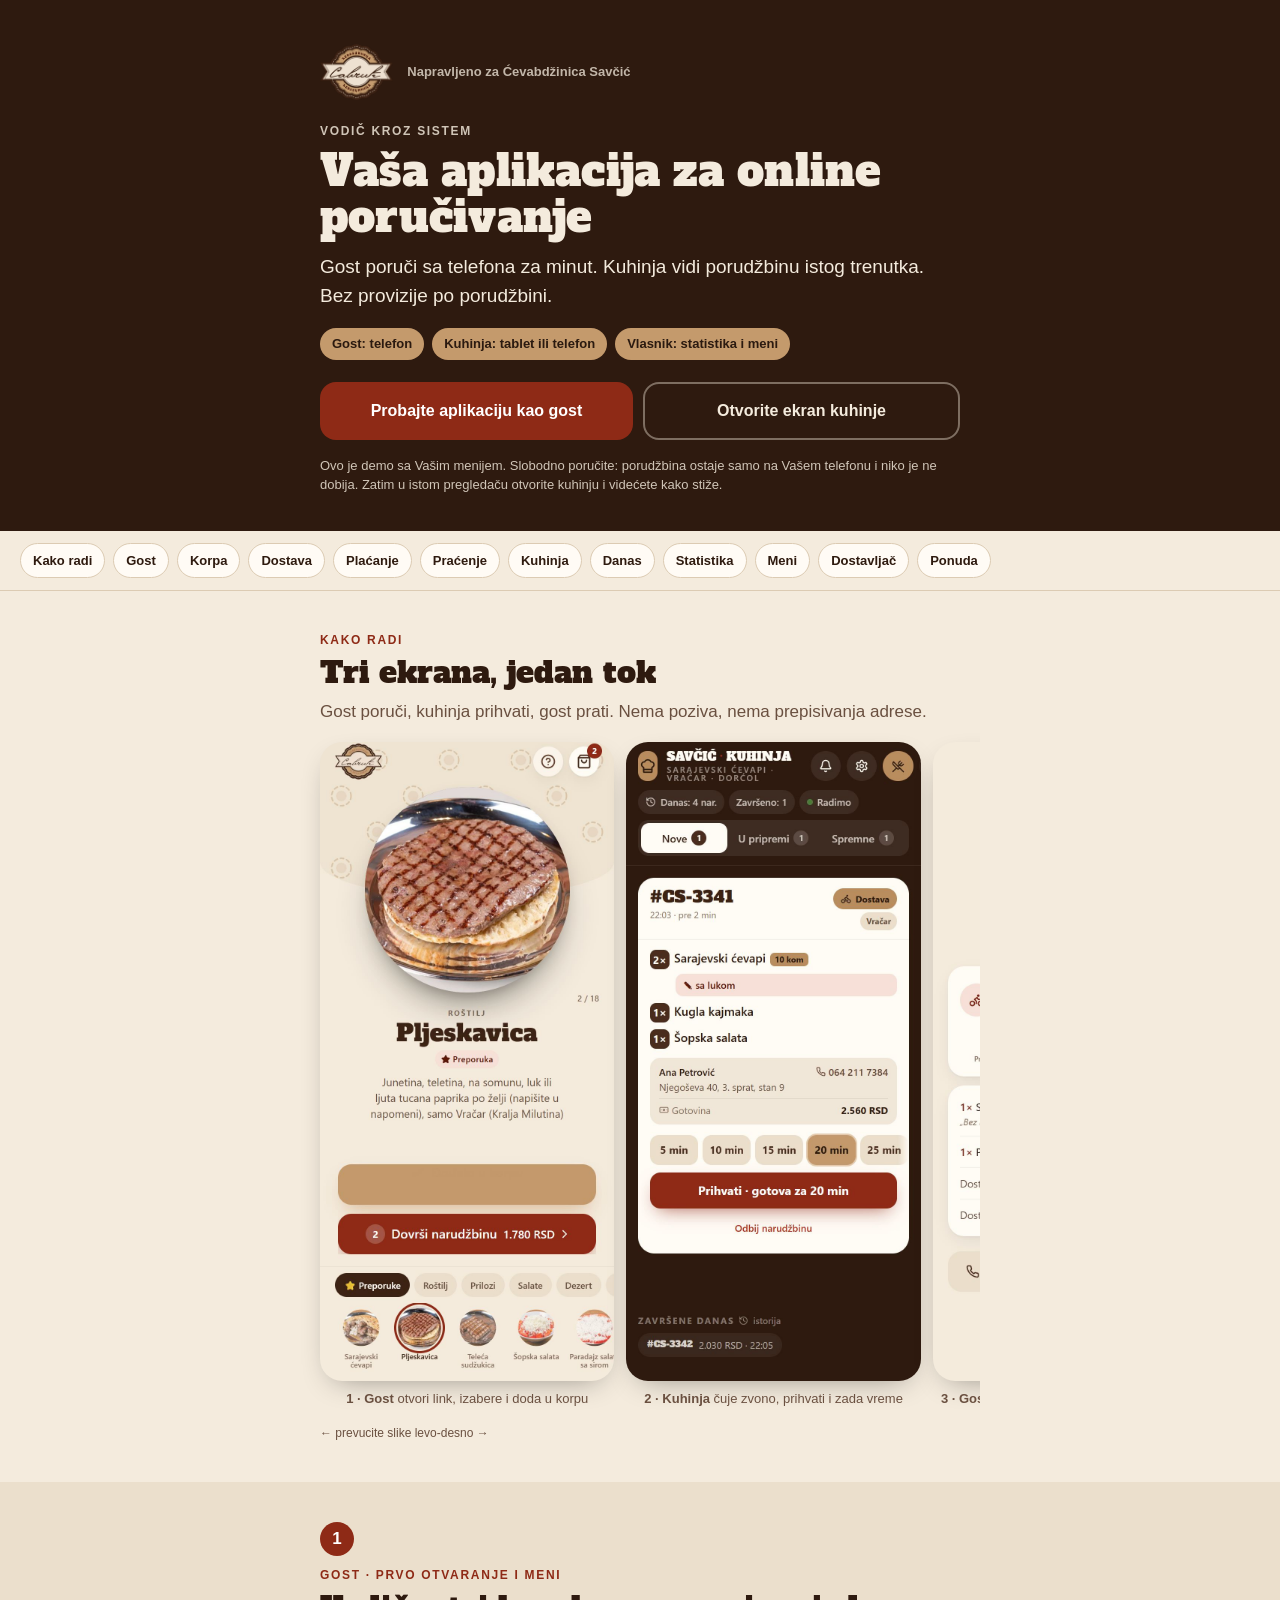
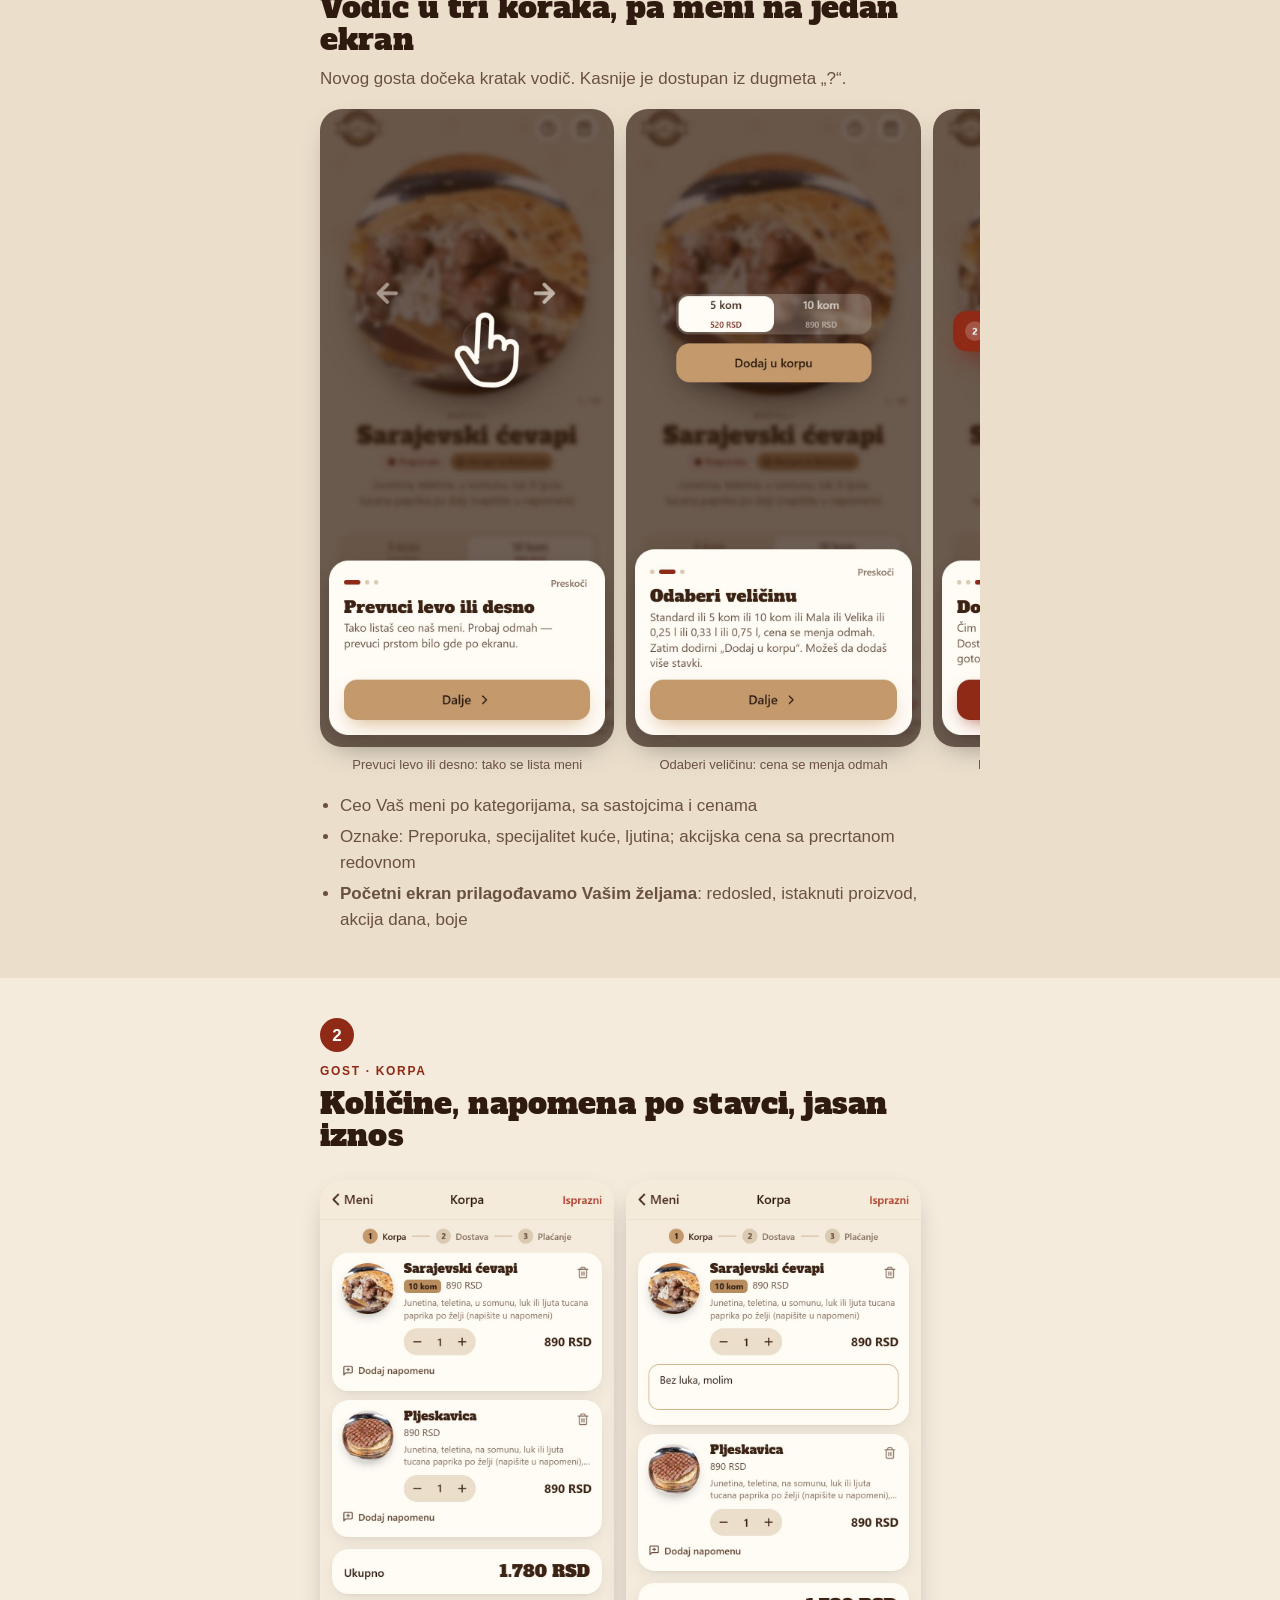
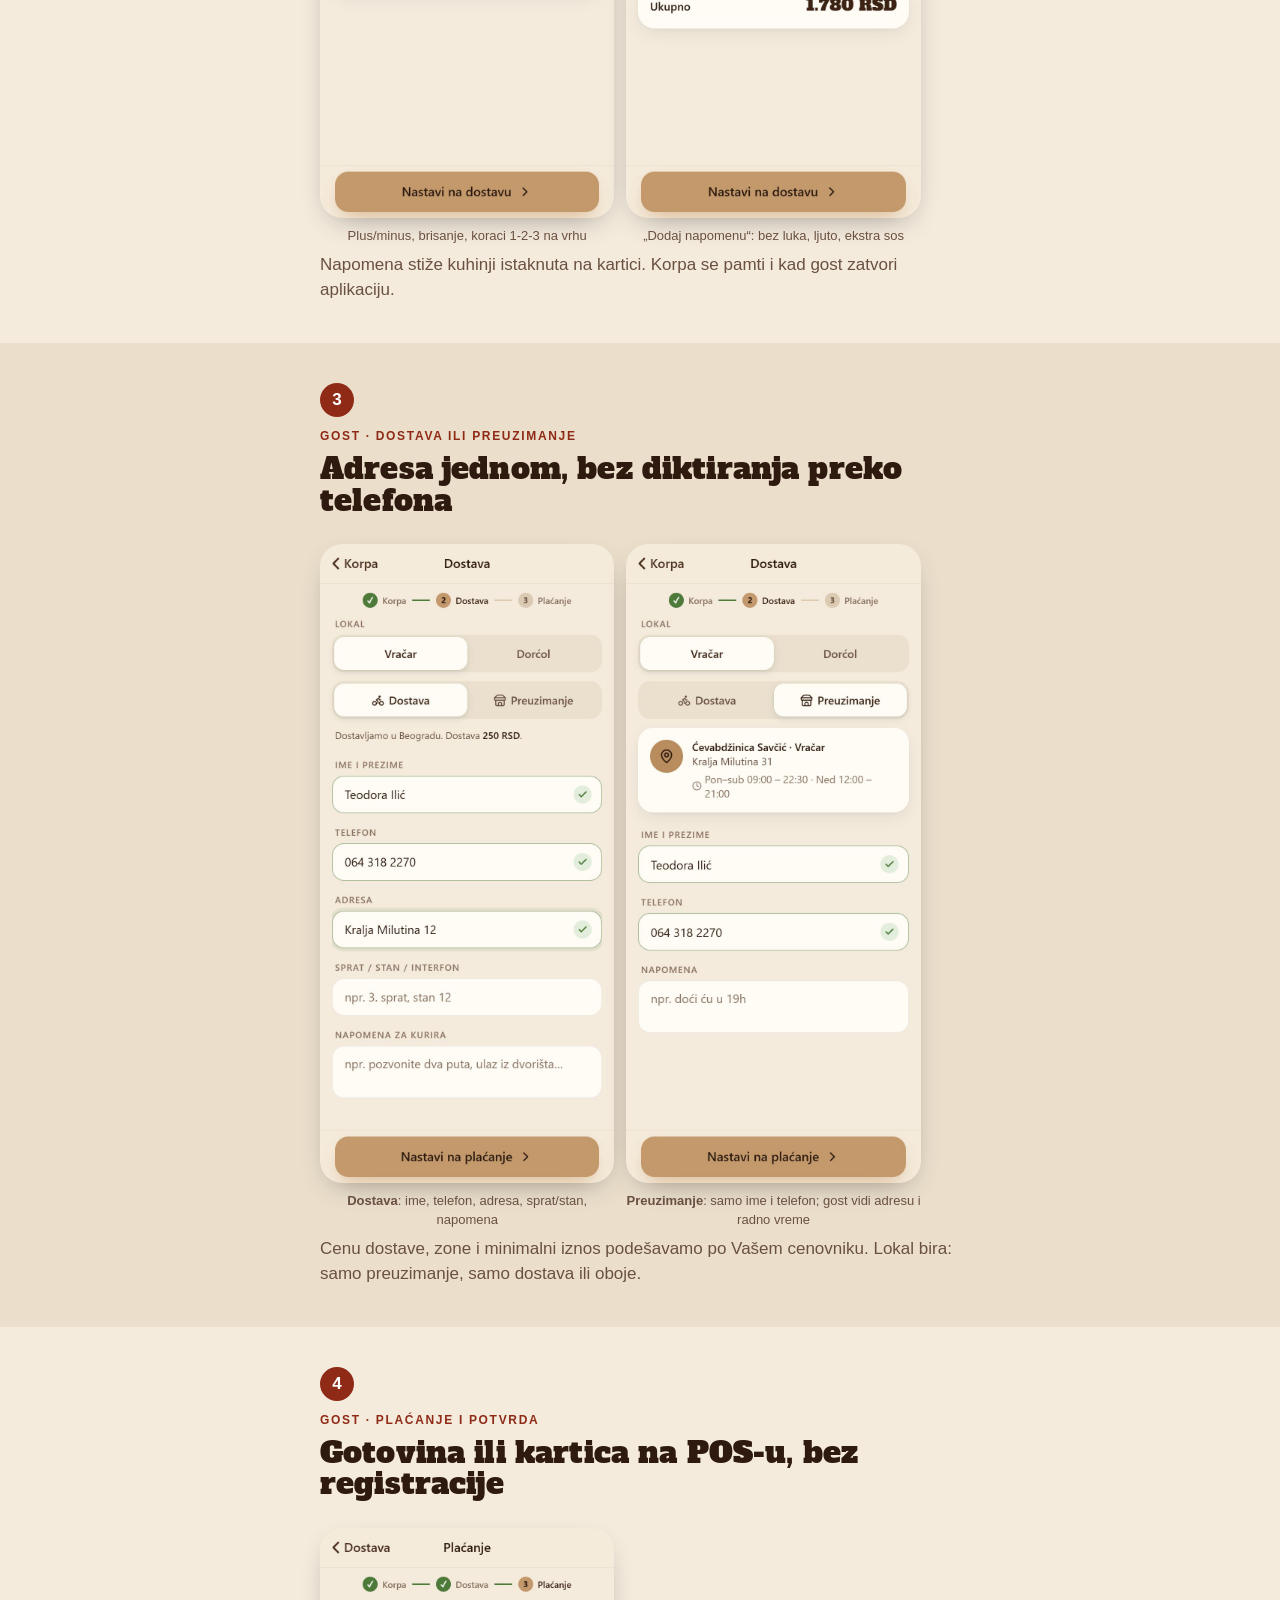
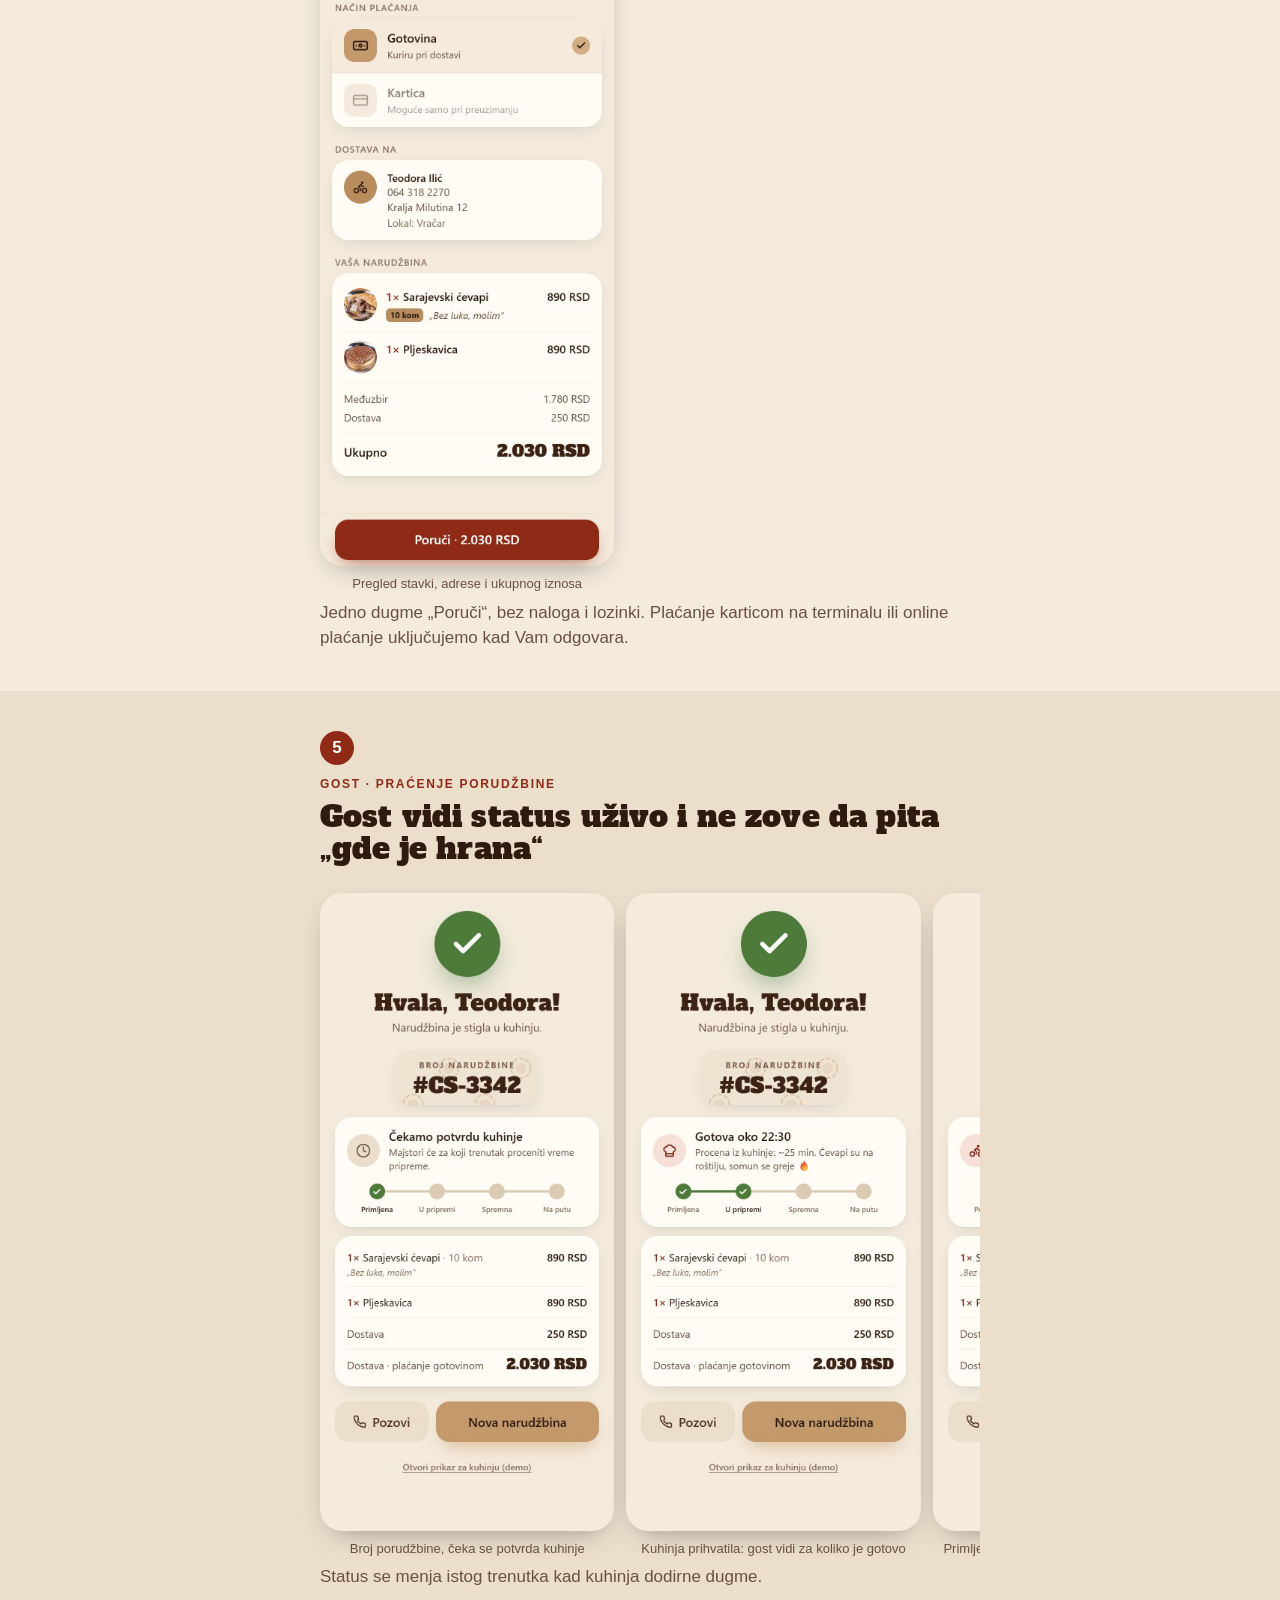
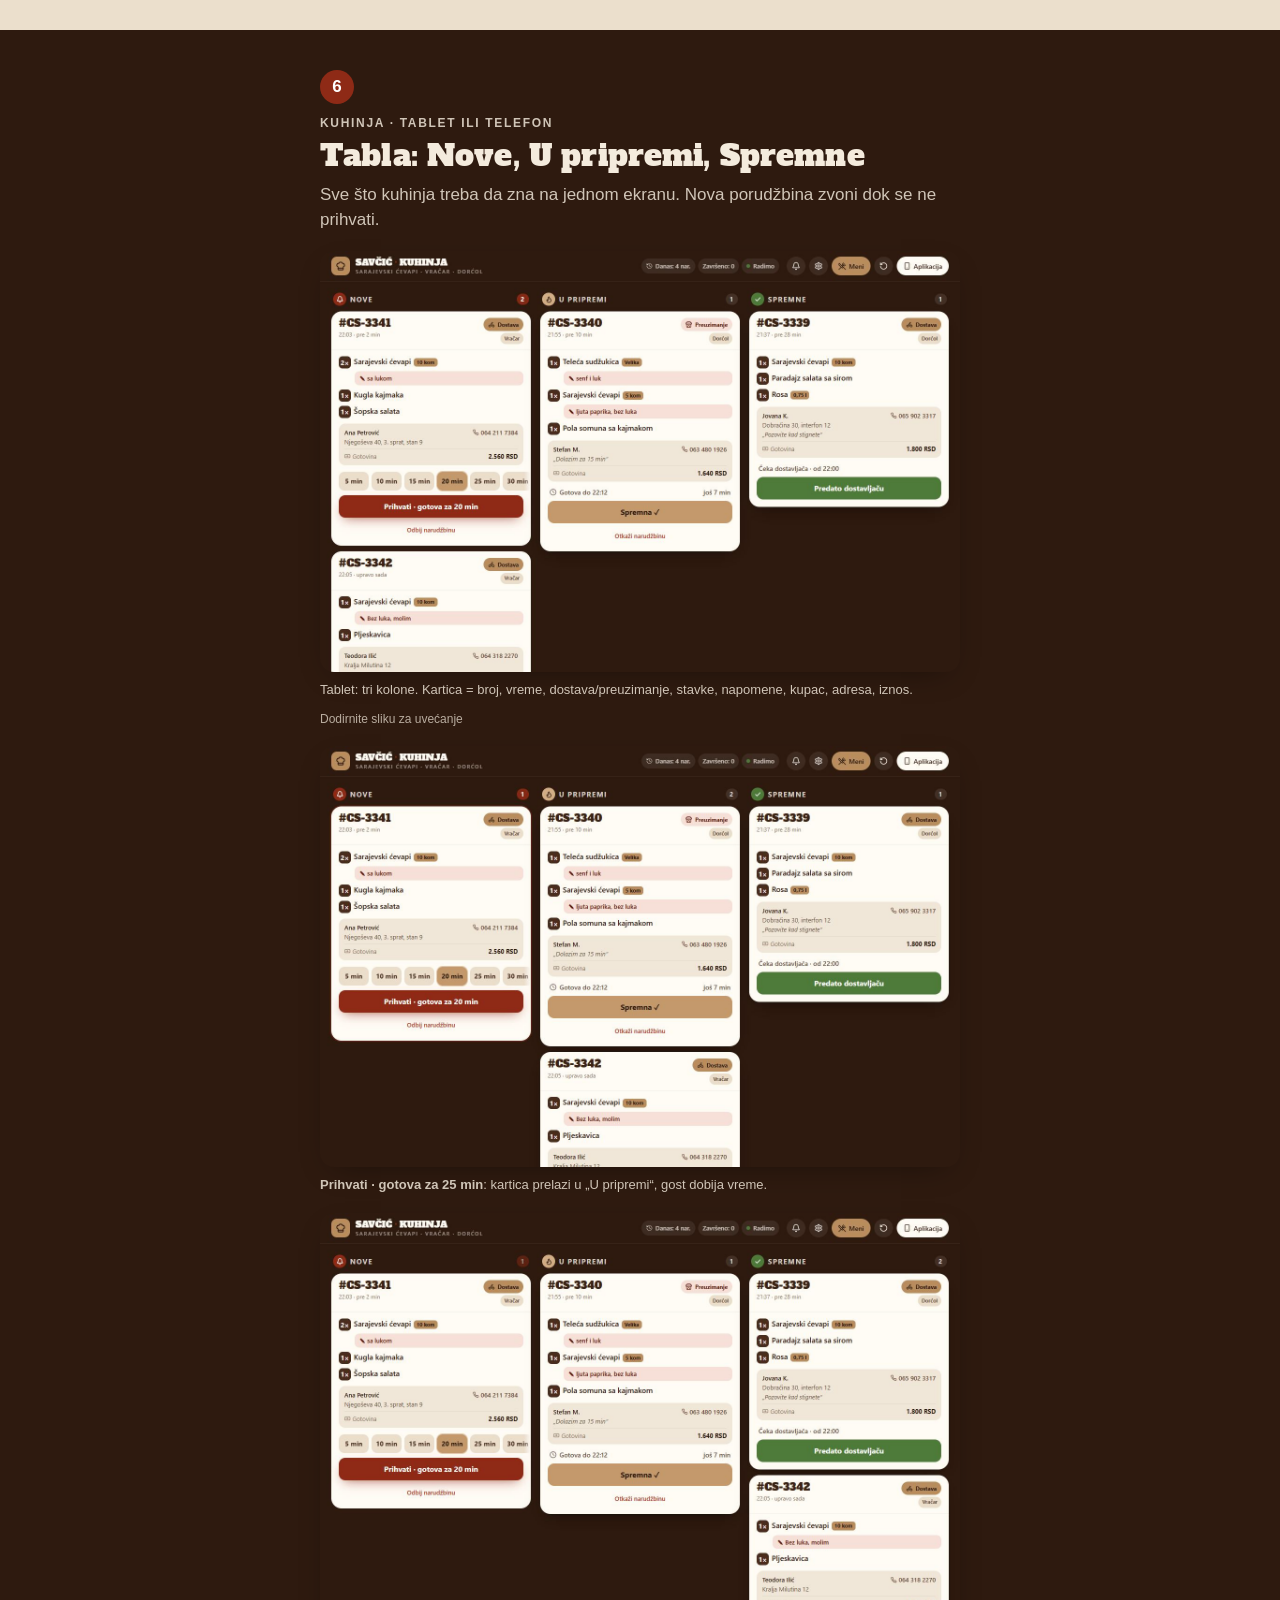
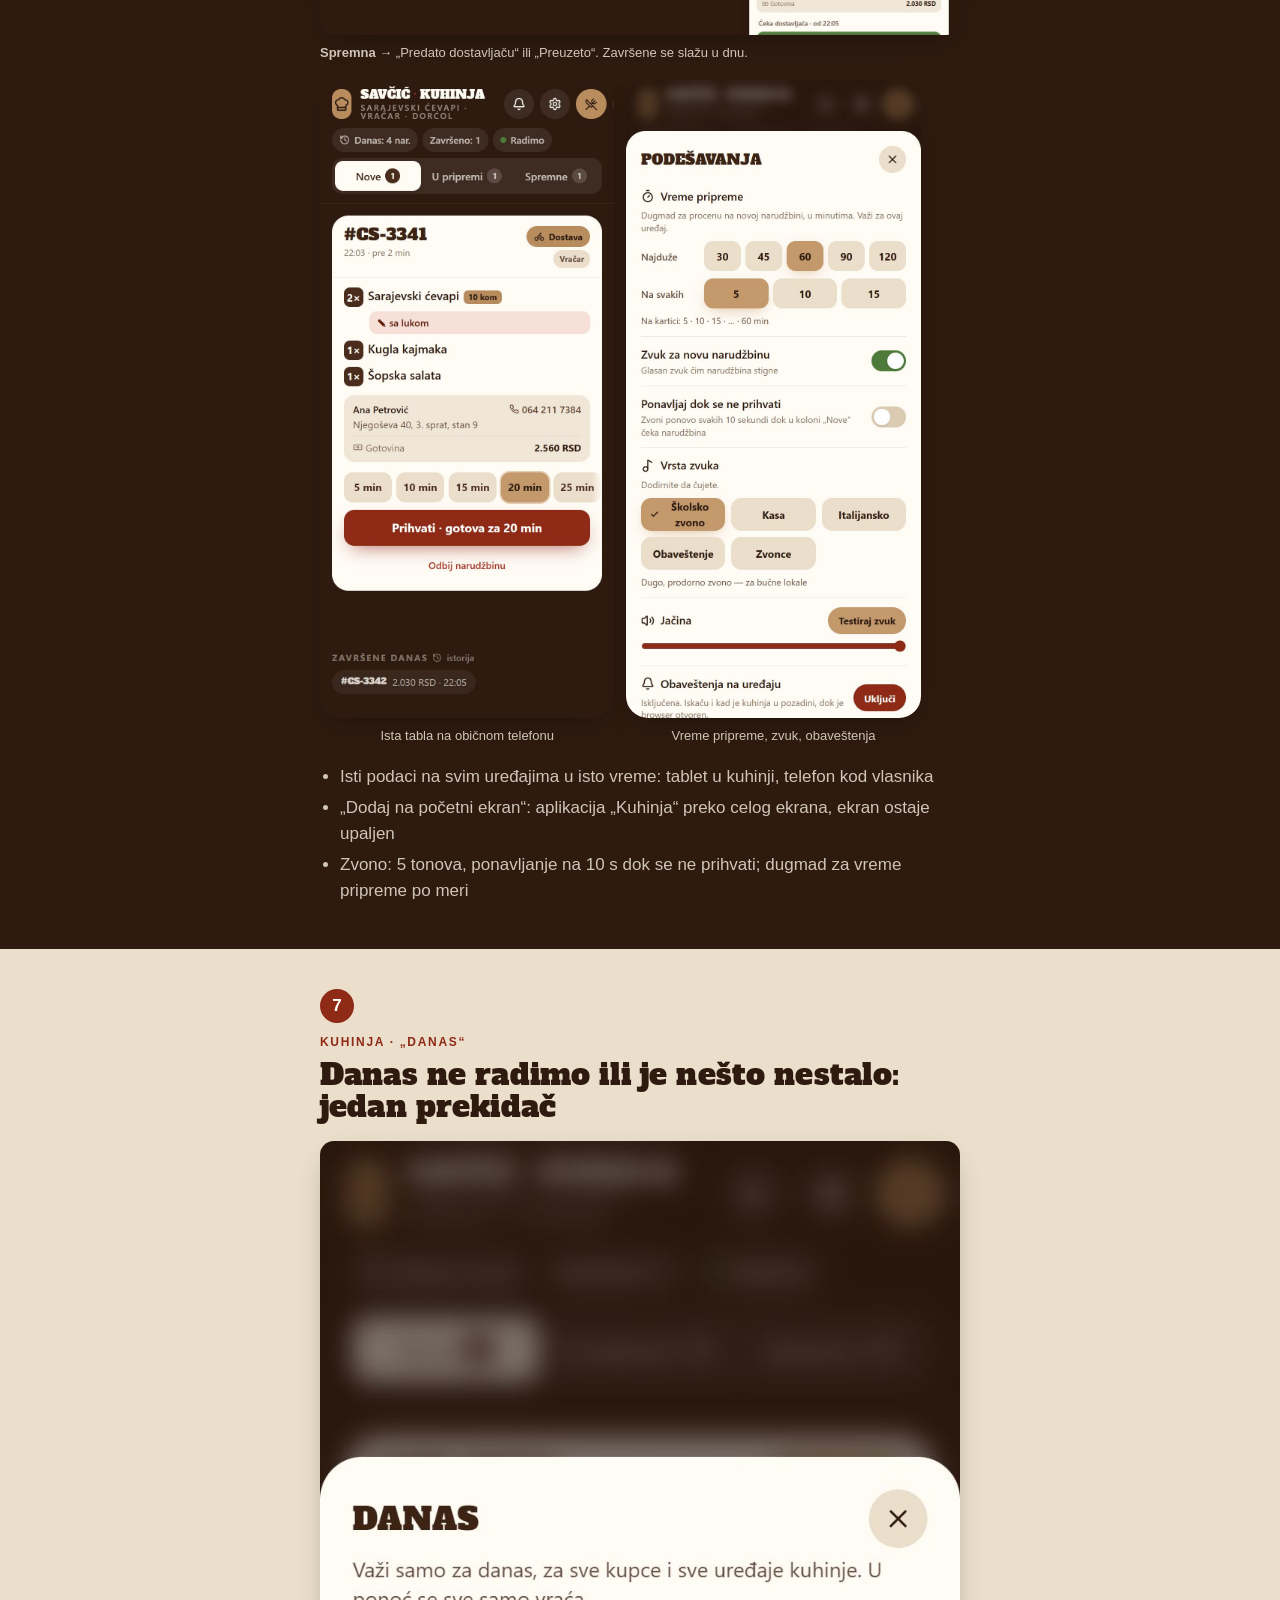
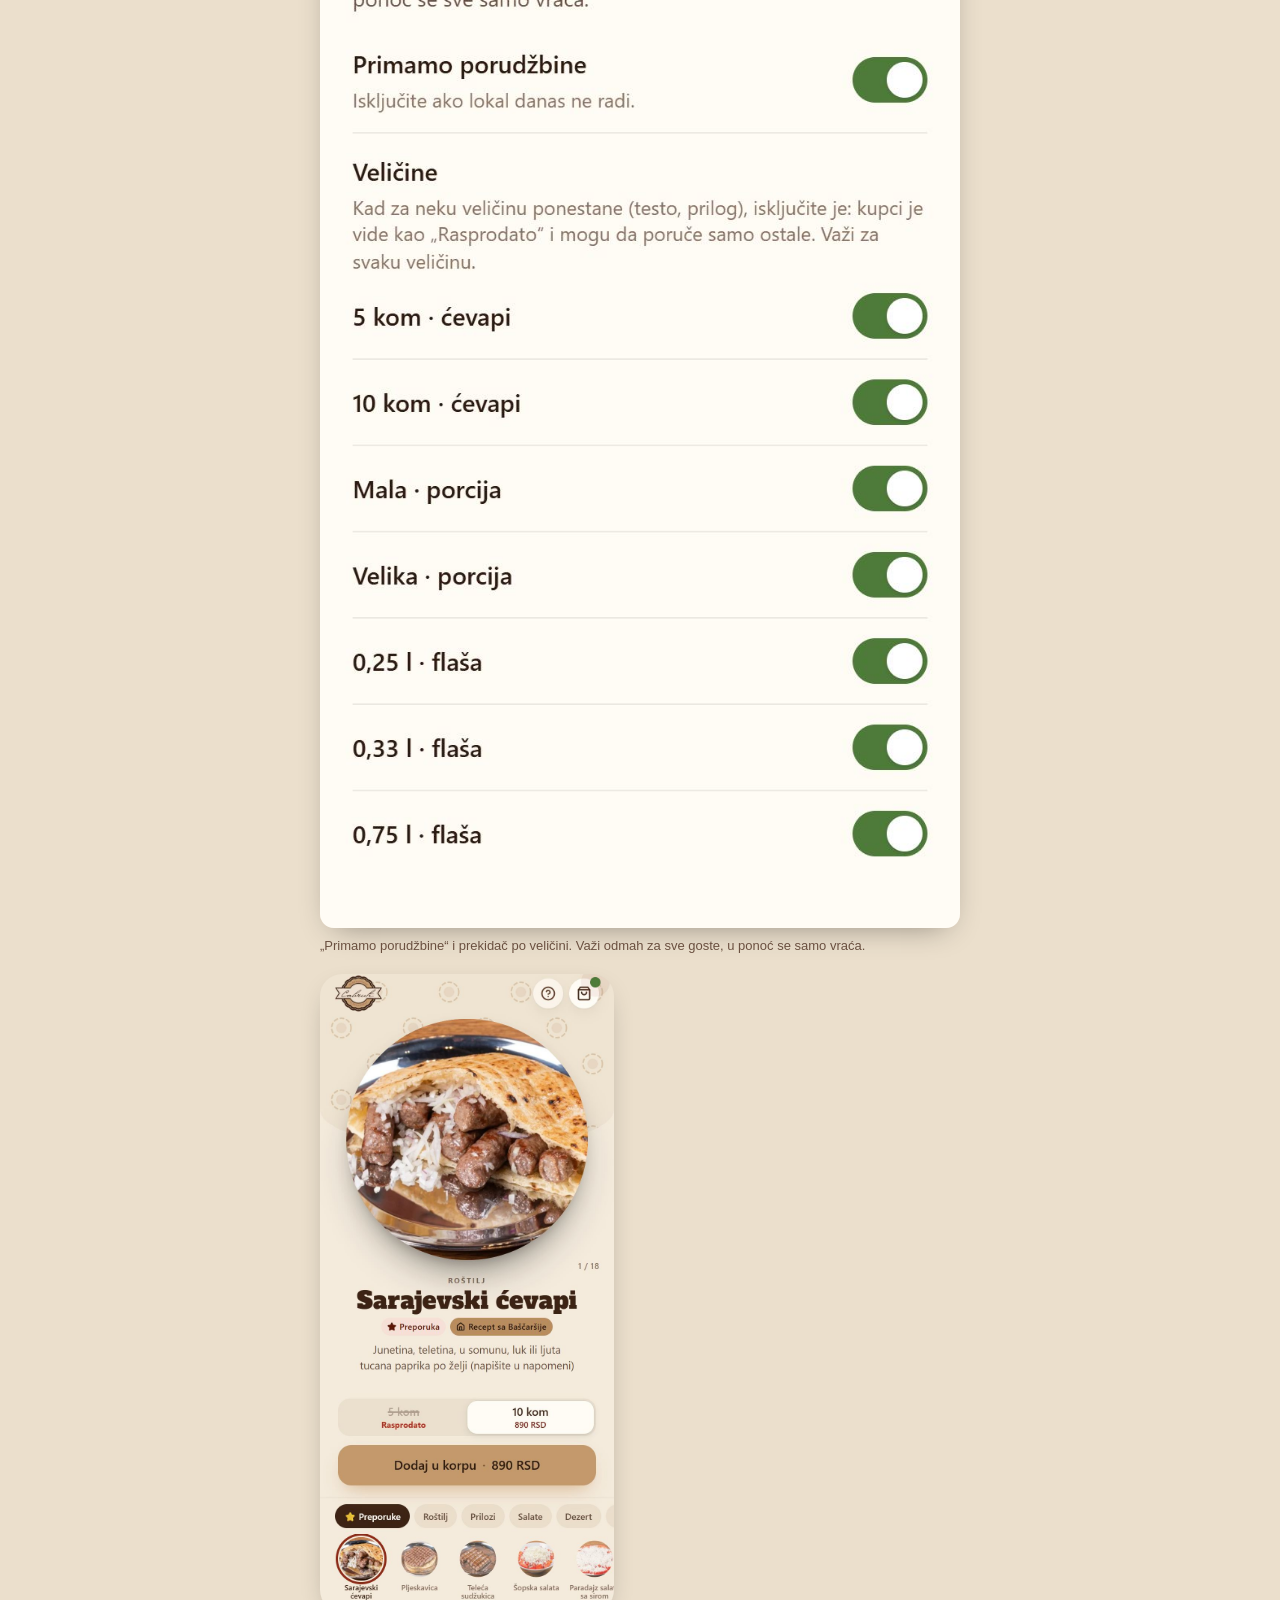
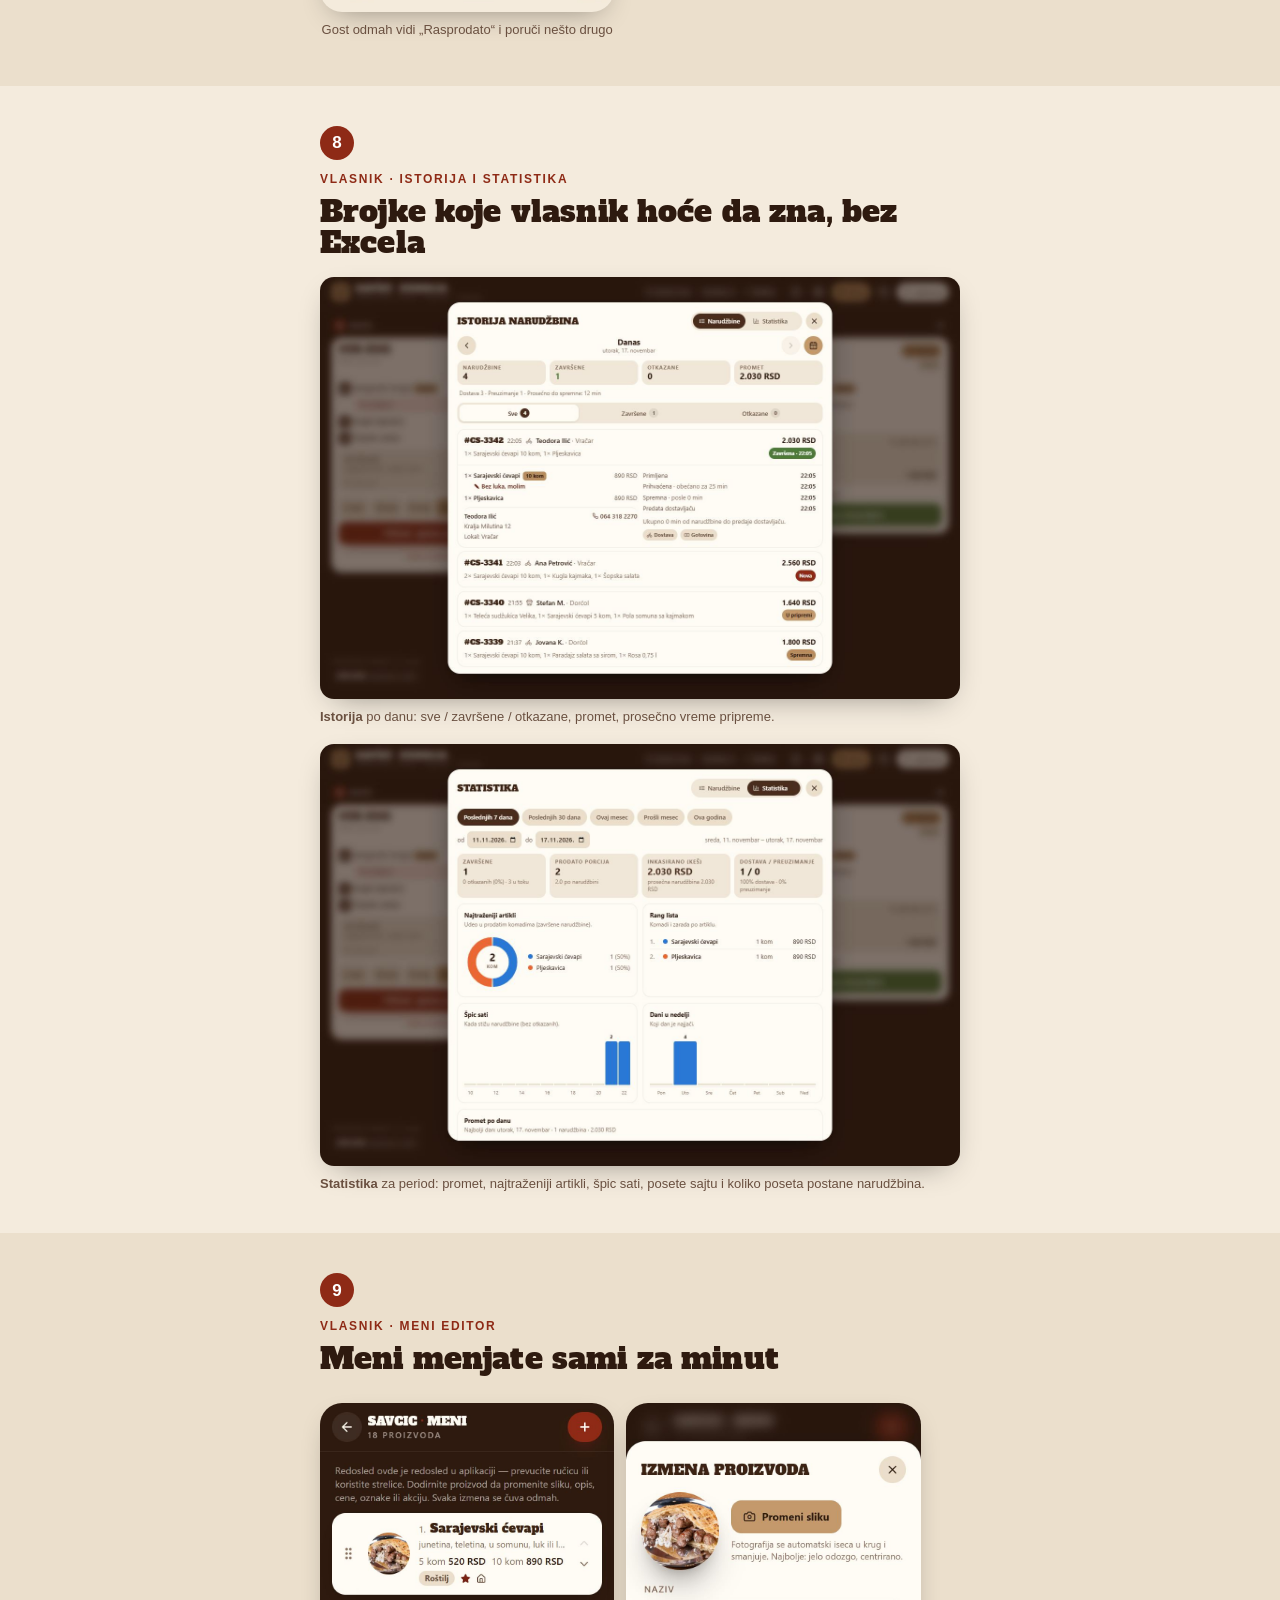
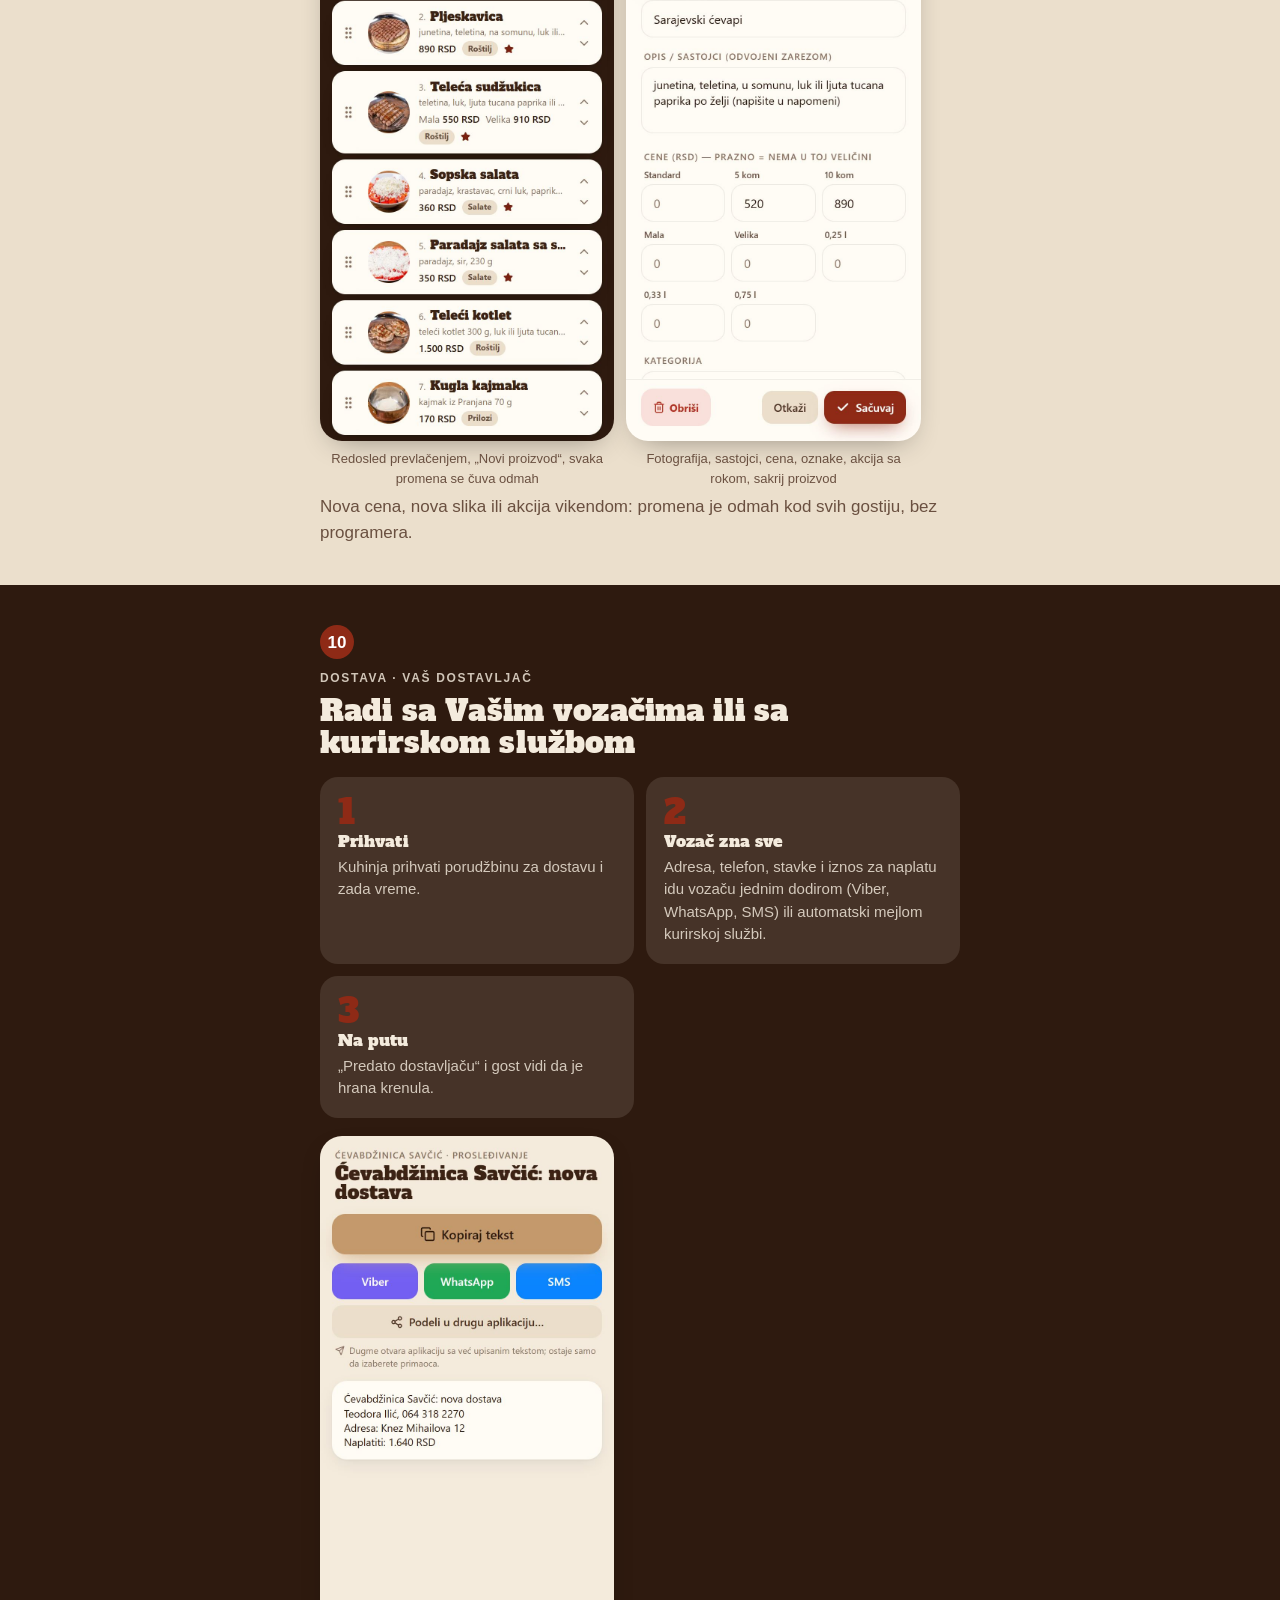
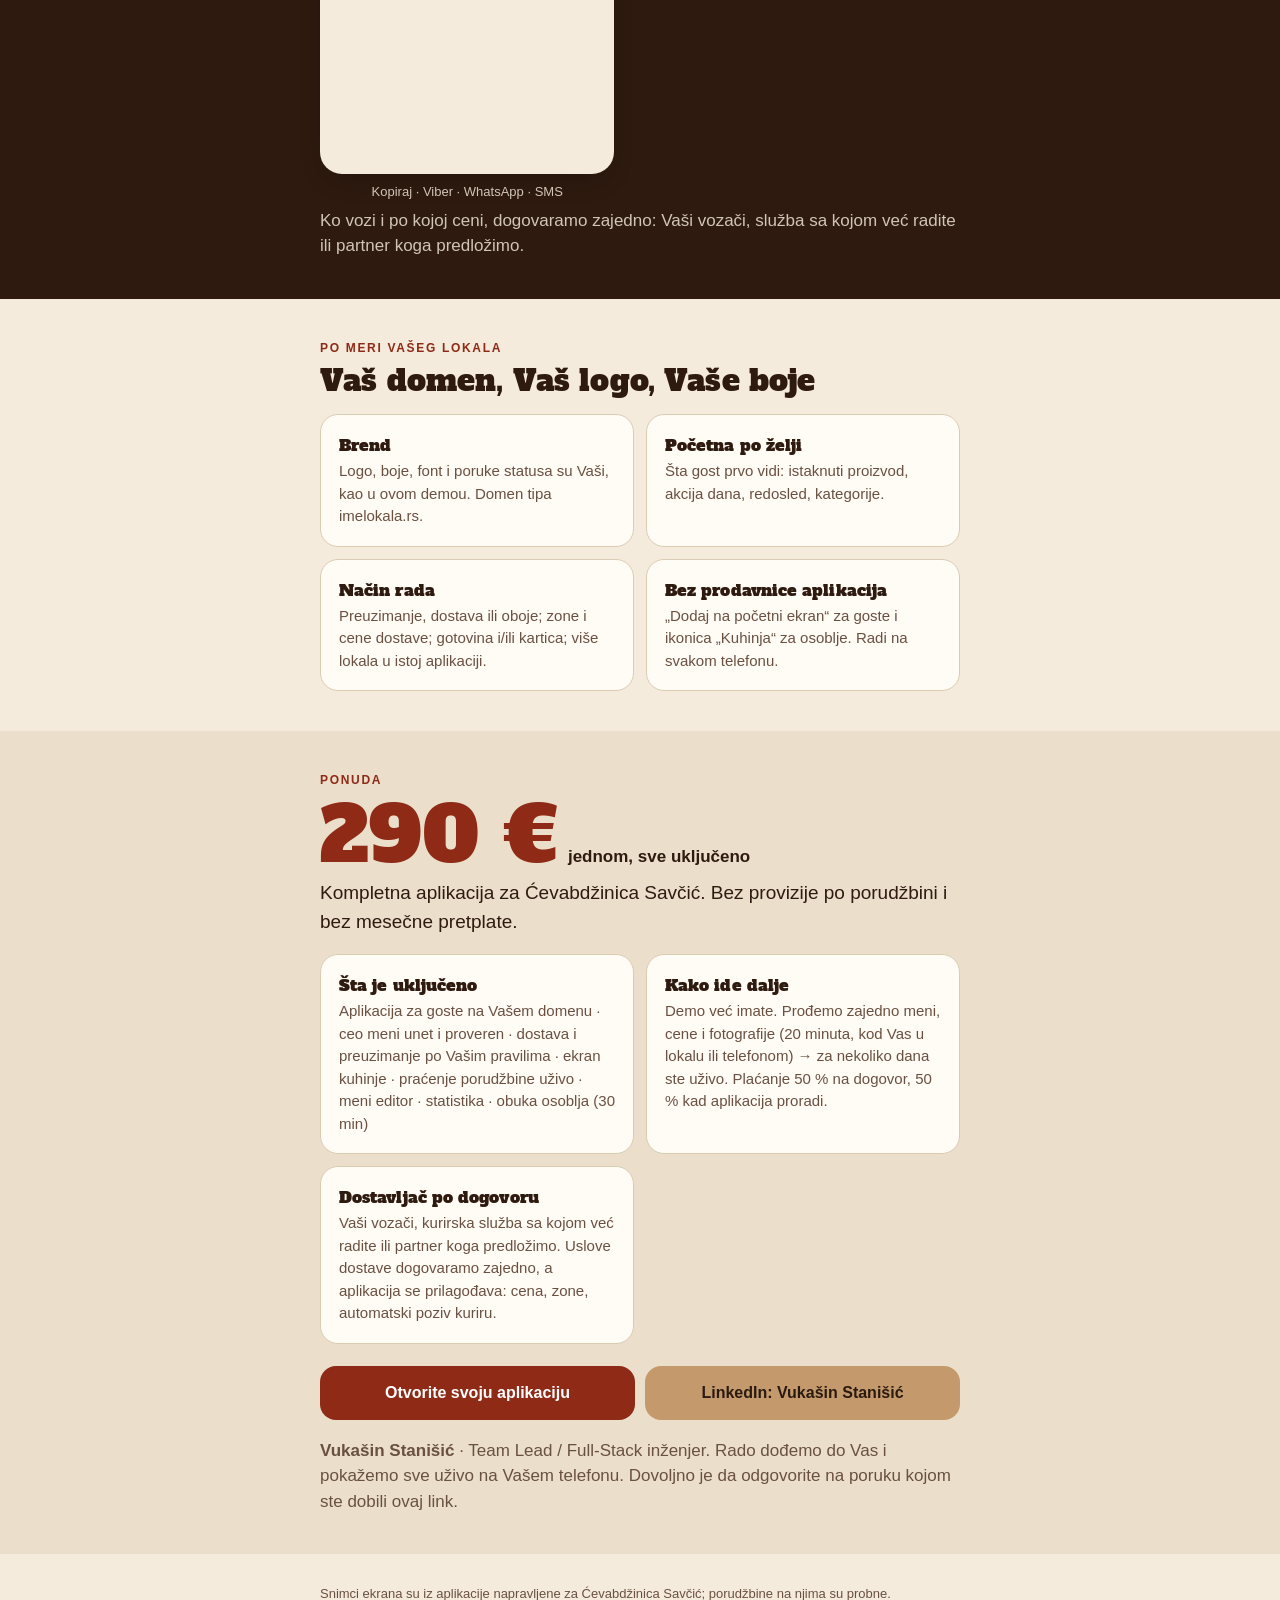
<file: vodic/index.html>
<!DOCTYPE html>
<html lang="sr">
<head>
<meta charset="utf-8">
<meta name="viewport" content="width=device-width, initial-scale=1">
<title>Ćevabdžinica Savčić · vodič kroz aplikaciju</title>
<meta name="description" content="Kako radi aplikacija za online poručivanje napravljena za Ćevabdžinica Savčić: gost, kuhinja, vlasnik.">
<meta name="theme-color" content="#2E1A0F">
<link rel="icon" href="https://vukasin00.github.io/cevabdzinica-savcic/favicon.png">
<meta property="og:title" content="Ćevabdžinica Savčić · Vaša aplikacija za poručivanje">
<meta property="og:description" content="Vodič kroz sistem: kako gost poručuje, kako kuhinja prima porudžbine i šta vlasnik vidi.">
<meta property="og:image" content="https://vukasin00.github.io/cevabdzinica-savcic/icon-512.png">
<style>
/* self-hosted display font (latin + latin-ext for Serbian diacritics); https://vukasin00.github.io/cevabdzinica-savcic/ is filled in by vite.config.ts */
@font-face {
  font-family: 'Alfa Slab One';
  font-style: normal;
  font-weight: 400;
  font-display: swap;
  src: url(https://vukasin00.github.io/cevabdzinica-savcic/fonts/alfa-slab-one-400-latin-ext.woff2) format('woff2');
  unicode-range: U+0100-02BA, U+02BD-02C5, U+02C7-02CC, U+02CE-02D7, U+02DD-02FF, U+0304, U+0308, U+0329, U+1D00-1DBF, U+1E00-1E9F, U+1EF2-1EFF, U+2020, U+20A0-20AB, U+20AD-20C4, U+2113, U+2C60-2C7F, U+A720-A7FF;
}
@font-face {
  font-family: 'Alfa Slab One';
  font-style: normal;
  font-weight: 400;
  font-display: swap;
  src: url(https://vukasin00.github.io/cevabdzinica-savcic/fonts/alfa-slab-one-400-latin.woff2) format('woff2');
  unicode-range: U+0000-00FF, U+0131, U+0152-0153, U+02BB-02BC, U+02C6, U+02DA, U+02DC, U+0304, U+0308, U+0329, U+2000-206F, U+20AC, U+2122, U+2191, U+2193, U+2212, U+2215, U+FEFF, U+FFFD;
}

  :root{--bg:#F4EBDD;--card:#FFFBF5;--inset:#EBDFCC;--line:#DCCBB3;--primary:#C49A6C;--on-primary:#2B1A10;--dark:#2E1A0F;--dark2:#3D2314;--cta:#8E2A16;--ink:#2E1A0F;--ink2:#6A5040;--display:"Alfa Slab One", "Rockwell Extra Bold", "Rockwell", "Georgia", serif}
  *{box-sizing:border-box;margin:0;padding:0}
  html{scroll-behavior:smooth;-webkit-text-size-adjust:100%}
  body{font-family:-apple-system,BlinkMacSystemFont,"Segoe UI",Roboto,Inter,Arial,sans-serif;background:var(--bg);color:var(--ink);line-height:1.5;font-size:17px}
  .wrap{max-width:680px;margin:0 auto;padding:0 20px}
  h1,h2,h3,.big{font-family:var(--display);font-weight:400;letter-spacing:0.005em;text-transform:none;line-height:1.06}
  h1{font-size:clamp(27px,7.0vw,43px)}
  h2{font-size:clamp(20px,5.2vw,30px);margin-bottom:10px}
  h3{font-size:16px}
  p{color:var(--ink2)}
  .eyebrow{font-size:12px;font-weight:700;letter-spacing:.14em;text-transform:uppercase;color:var(--cta);margin-bottom:8px}
  .lead{font-size:19px;color:var(--ink)}
  .dark{background:var(--dark);color:var(--bg)}
  .dark p,.dark li{color:var(--bg);opacity:.82}
  .dark .lead{color:var(--bg);opacity:1}
  .alt{background:var(--inset)}
  section{padding:40px 0}
  header.hero{padding:44px 0 36px}
  .brand{display:flex;align-items:center;gap:14px;margin-bottom:22px}
  .brand img{height:56px;width:auto;max-width:200px;object-fit:contain;border-radius:14px}
  .brand span{font-size:13px;font-weight:600;opacity:.75}
  .pills{display:flex;flex-wrap:wrap;gap:8px;margin-top:18px}
  .pill{background:var(--primary);color:var(--on-primary);border-radius:999px;padding:6px 12px;font-size:13px;font-weight:600}
  .btns{display:flex;flex-direction:column;gap:10px;margin-top:22px}
  .btn{display:flex;align-items:center;justify-content:center;gap:8px;padding:15px 18px;border-radius:16px;font-weight:700;text-decoration:none;font-size:16px;text-align:center}
  .btn-cta{background:var(--cta);color:#fff}
  .btn-primary{background:var(--primary);color:var(--on-primary)}
  .btn-ghost{background:transparent;color:var(--bg);border:2px solid color-mix(in srgb,var(--bg) 40%,transparent)}
  .small{font-size:13px}
  .toc{display:flex;gap:8px;overflow-x:auto;padding:12px 20px;scrollbar-width:none;background:var(--bg);position:sticky;top:0;z-index:5;border-bottom:1px solid var(--line)}
  .toc::-webkit-scrollbar{display:none}
  .toc a{white-space:nowrap;background:var(--card);border:1px solid var(--line);border-radius:999px;padding:7px 12px;font-size:13px;font-weight:600;color:var(--ink);text-decoration:none}
  .num{display:inline-flex;align-items:center;justify-content:center;width:34px;height:34px;border-radius:50%;background:var(--cta);color:#fff;font-weight:800;font-size:17px;margin-bottom:10px}
  ul{padding-left:20px;margin:12px 0 0}
  li{color:var(--ink2);margin-bottom:6px}
  b{font-weight:700;color:inherit}
  .strip{display:flex;gap:12px;overflow-x:auto;scroll-snap-type:x mandatory;padding:18px 20px 6px;margin:0 -20px;scrollbar-width:none;-webkit-overflow-scrolling:touch}
  .strip::-webkit-scrollbar{display:none}
  .shot{flex:0 0 72%;max-width:300px;scroll-snap-align:center}
  .shot img{width:100%;height:auto;border-radius:22px;display:block;background:var(--dark2);box-shadow:0 10px 30px -14px rgba(0,0,0,.45)}
  .shot p{font-size:13px;margin-top:8px;text-align:center}
  .tab{margin-top:18px}
  .tab img{width:100%;height:auto;border-radius:14px;display:block;cursor:zoom-in;box-shadow:0 10px 30px -14px rgba(0,0,0,.45)}
  .tab p{font-size:13px;margin-top:8px}
  .hint{font-size:12px;color:var(--ink2);margin-top:10px}
  .dark .hint{color:var(--bg);opacity:.7}
  .steps,.cards{display:grid;gap:12px;margin-top:18px}
  .step{background:var(--inset);border-radius:18px;padding:18px}
  .dark .step{background:color-mix(in srgb,var(--bg) 12%,var(--dark))}
  .step .big{font-size:34px;color:var(--cta);line-height:1}
  .step h3,.card h3{margin:4px 0 6px}
  .step p,.card p{font-size:15px}
  .card{background:var(--card);border-radius:18px;padding:18px;border:1px solid var(--line)}
  .price{display:flex;align-items:baseline;gap:10px;flex-wrap:wrap}
  .price .big{font-size:76px;color:var(--cta);line-height:1}
  a{color:var(--cta)}
  footer{padding:30px 0 60px;font-size:13px;color:var(--ink2)}
  .lb{position:fixed;inset:0;background:rgba(10,10,10,.96);display:none;z-index:50;overflow:auto;-webkit-overflow-scrolling:touch}
  .lb.on{display:block}
  .lb img{display:block;width:auto;max-width:none;min-width:100%;margin:0 auto}
  .lb .close{position:fixed;top:14px;right:14px;background:#fff;color:#111;border:0;border-radius:999px;padding:10px 16px;font-weight:700;font-size:15px;z-index:51}
  @media (min-width:700px){.steps,.cards{grid-template-columns:1fr 1fr}.btns{flex-direction:row}.btn{flex:1}.shot{flex-basis:46%}}
</style>
</head>
<body>

<header class="hero dark">
  <div class="wrap">
    <div class="brand"><img src="https://vukasin00.github.io/cevabdzinica-savcic/logo.webp" alt="Ćevabdžinica Savčić"><span>Napravljeno za Ćevabdžinica Savčić</span></div>
    <p class="eyebrow">Vodič kroz sistem</p>
    <h1>Vaša aplikacija za online poručivanje</h1>
    <p class="lead" style="margin-top:14px">Gost poruči sa telefona za minut. Kuhinja vidi porudžbinu istog trenutka. Bez provizije po porudžbini.</p>
    <div class="pills"><span class="pill">Gost: telefon</span><span class="pill">Kuhinja: tablet ili telefon</span><span class="pill">Vlasnik: statistika i meni</span></div>
    <div class="btns">
      <a class="btn btn-cta" href="https://vukasin00.github.io/cevabdzinica-savcic/">Probajte aplikaciju kao gost</a>
      <a class="btn btn-ghost" href="https://vukasin00.github.io/cevabdzinica-savcic/kuhinja">Otvorite ekran kuhinje</a>
    </div>
    <p class="small" style="margin-top:16px">Ovo je demo sa Vašim menijem. Slobodno poručite: porudžbina ostaje samo na Vašem telefonu i niko je ne dobija. Zatim u istom pregledaču otvorite kuhinju i videćete kako stiže.</p>
  </div>
</header>

<nav class="toc">
  <a href="#kako">Kako radi</a><a href="#gost">Gost</a><a href="#korpa">Korpa</a><a href="#dostava">Dostava</a><a href="#placanje">Plaćanje</a><a href="#pracenje">Praćenje</a><a href="#kuhinja">Kuhinja</a><a href="#danas">Danas</a><a href="#statistika">Statistika</a><a href="#meni">Meni</a><a href="#kurir">Dostavljač</a><a href="#ponuda">Ponuda</a>
</nav>

<section id="kako">
  <div class="wrap">
    <p class="eyebrow">Kako radi</p>
    <h2>Tri ekrana, jedan tok</h2>
    <p>Gost poruči, kuhinja prihvati, gost prati. Nema poziva, nema prepisivanja adrese.</p>
    <div class="strip">
      <div class="shot"><img src="img/home-added.jpg" alt="Gost dodaje u korpu" loading="lazy"><p><b>1 · Gost</b> otvori link, izabere i doda u korpu</p></div>
      <div class="shot"><img src="img/kuhinja-tel.jpg" alt="Kuhinja na telefonu" loading="lazy"><p><b>2 · Kuhinja</b> čuje zvono, prihvati i zada vreme</p></div>
      <div class="shot"><img src="img/status2.jpg" alt="Gost prati status" loading="lazy"><p><b>3 · Gost</b> uživo vidi: u pripremi, spremna, na putu</p></div>
    </div>
    <p class="hint">← prevucite slike levo-desno →</p>
  </div>
</section>

<section id="gost" class="alt">
  <div class="wrap">
    <span class="num">1</span>
    <p class="eyebrow">Gost · prvo otvaranje i meni</p>
    <h2>Vodič u tri koraka, pa meni na jedan ekran</h2>
    <p>Novog gosta dočeka kratak vodič. Kasnije je dostupan iz dugmeta „?“.</p>
    <div class="strip">
      <div class="shot"><img src="img/tut1.jpg" alt="Vodič korak 1" loading="lazy"><p>Prevuci levo ili desno: tako se lista meni</p></div>
      <div class="shot"><img src="img/tut2.jpg" alt="Vodič korak 2" loading="lazy"><p>Odaberi veličinu: cena se menja odmah</p></div>
      <div class="shot"><img src="img/tut3.jpg" alt="Vodič korak 3" loading="lazy"><p>Dovrši narudžbinu: gotovo za minut</p></div>
      <div class="shot"><img src="img/home.jpg" alt="Početni ekran" loading="lazy"><p>Jedan proizvod po ekranu, velika fotografija</p></div>
      <div class="shot"><img src="img/home-added.jpg" alt="Dodato u korpu" loading="lazy"><p>Brojač na korpi i dugme sa iznosom</p></div>
    </div>
    <ul>
      <li>Ceo Vaš meni po kategorijama, sa sastojcima i cenama</li>
      <li>Oznake: Preporuka, specijalitet kuće, ljutina; akcijska cena sa precrtanom redovnom</li>
      <li><b>Početni ekran prilagođavamo Vašim željama</b>: redosled, istaknuti proizvod, akcija dana, boje</li>
    </ul>
  </div>
</section>

<section id="korpa">
  <div class="wrap">
    <span class="num">2</span>
    <p class="eyebrow">Gost · korpa</p>
    <h2>Količine, napomena po stavci, jasan iznos</h2>
    <div class="strip">
      <div class="shot"><img src="img/korpa.jpg" alt="Korpa" loading="lazy"><p>Plus/minus, brisanje, koraci 1-2-3 na vrhu</p></div>
      <div class="shot"><img src="img/korpa-note.jpg" alt="Napomena" loading="lazy"><p>„Dodaj napomenu“: bez luka, ljuto, ekstra sos</p></div>
    </div>
    <p>Napomena stiže kuhinji istaknuta na kartici. Korpa se pamti i kad gost zatvori aplikaciju.</p>
  </div>
</section>

<section id="dostava" class="alt">
  <div class="wrap">
    <span class="num">3</span>
    <p class="eyebrow">Gost · dostava ili preuzimanje</p>
    <h2>Adresa jednom, bez diktiranja preko telefona</h2>
    <div class="strip">
      <div class="shot"><img src="img/dostava-full.jpg" alt="Forma za dostavu" loading="lazy"><p><b>Dostava</b>: ime, telefon, adresa, sprat/stan, napomena</p></div>
      <div class="shot"><img src="img/preuzimanje.jpg" alt="Preuzimanje" loading="lazy"><p><b>Preuzimanje</b>: samo ime i telefon; gost vidi adresu i radno vreme</p></div>
    </div>
    <p>Cenu dostave, zone i minimalni iznos podešavamo po Vašem cenovniku. Lokal bira: samo preuzimanje, samo dostava ili oboje.</p>
  </div>
</section>

<section id="placanje">
  <div class="wrap">
    <span class="num">4</span>
    <p class="eyebrow">Gost · plaćanje i potvrda</p>
    <h2>Gotovina ili kartica na POS-u, bez registracije</h2>
    <div class="strip">
      <div class="shot"><img src="img/placanje.jpg" alt="Plaćanje" loading="lazy"><p>Pregled stavki, adrese i ukupnog iznosa</p></div>
    </div>
    <p>Jedno dugme „Poruči“, bez naloga i lozinki. Plaćanje karticom na terminalu ili online plaćanje uključujemo kad Vam odgovara.</p>
  </div>
</section>

<section id="pracenje" class="alt">
  <div class="wrap">
    <span class="num">5</span>
    <p class="eyebrow">Gost · praćenje porudžbine</p>
    <h2>Gost vidi status uživo i ne zove da pita „gde je hrana“</h2>
    <div class="strip">
      <div class="shot"><img src="img/status1.jpg" alt="Status primljena" loading="lazy"><p>Broj porudžbine, čeka se potvrda kuhinje</p></div>
      <div class="shot"><img src="img/status-priprema.jpg" alt="Status u pripremi" loading="lazy"><p>Kuhinja prihvatila: gost vidi za koliko je gotovo</p></div>
      <div class="shot"><img src="img/status2.jpg" alt="Status na putu" loading="lazy"><p>Primljena → U pripremi → Spremna → Na putu</p></div>
    </div>
    <p>Status se menja istog trenutka kad kuhinja dodirne dugme.</p>
  </div>
</section>

<section id="kuhinja" class="dark">
  <div class="wrap">
    <span class="num">6</span>
    <p class="eyebrow">Kuhinja · tablet ili telefon</p>
    <h2>Tabla: Nove, U pripremi, Spremne</h2>
    <p>Sve što kuhinja treba da zna na jednom ekranu. Nova porudžbina zvoni dok se ne prihvati.</p>
    <div class="tab"><img src="img/kuhinja-tablet.jpg" alt="Kuhinja na tabletu" data-zoom loading="lazy"><p>Tablet: tri kolone. Kartica = broj, vreme, dostava/preuzimanje, stavke, napomene, kupac, adresa, iznos.</p></div>
    <p class="hint">Dodirnite sliku za uvećanje</p>
    <div class="tab"><img src="img/kuhinja-prihvacena.jpg" alt="Prihvaćena porudžbina" data-zoom loading="lazy"><p><b>Prihvati · gotova za 25 min</b>: kartica prelazi u „U pripremi“, gost dobija vreme.</p></div>
    <div class="tab"><img src="img/kuhinja-ceka.jpg" alt="Spremna porudžbina" data-zoom loading="lazy"><p><b>Spremna</b> → „Predato dostavljaču“ ili „Preuzeto“. Završene se slažu u dnu.</p></div>
    <div class="strip">
      <div class="shot"><img src="img/kuhinja-tel.jpg" alt="Kuhinja na telefonu" loading="lazy"><p>Ista tabla na običnom telefonu</p></div>
      <div class="shot"><img src="img/podesavanja.jpg" alt="Podešavanja kuhinje" loading="lazy"><p>Vreme pripreme, zvuk, obaveštenja</p></div>
    </div>
    <ul>
      <li>Isti podaci na svim uređajima u isto vreme: tablet u kuhinji, telefon kod vlasnika</li>
      <li>„Dodaj na početni ekran“: aplikacija „Kuhinja“ preko celog ekrana, ekran ostaje upaljen</li>
      <li>Zvono: 5 tonova, ponavljanje na 10 s dok se ne prihvati; dugmad za vreme pripreme po meri</li>
    </ul>
  </div>
</section>

<section id="danas" class="alt">
  <div class="wrap">
    <span class="num">7</span>
    <p class="eyebrow">Kuhinja · „Danas“</p>
    <h2>Danas ne radimo ili je nešto nestalo: jedan prekidač</h2>
    <div class="tab"><img src="img/danas.jpg" alt="Panel Danas" data-zoom loading="lazy"><p>„Primamo porudžbine“ i prekidač po veličini. Važi odmah za sve goste, u ponoć se samo vraća.</p></div>
    <div class="strip"><div class="shot"><img src="img/rasprodato.jpg" alt="Rasprodato" loading="lazy"><p>Gost odmah vidi „Rasprodato“ i poruči nešto drugo</p></div></div>
  </div>
</section>

<section id="statistika">
  <div class="wrap">
    <span class="num">8</span>
    <p class="eyebrow">Vlasnik · istorija i statistika</p>
    <h2>Brojke koje vlasnik hoće da zna, bez Excela</h2>
    <div class="tab"><img src="img/istorija.jpg" alt="Istorija narudžbina" data-zoom loading="lazy"><p><b>Istorija</b> po danu: sve / završene / otkazane, promet, prosečno vreme pripreme.</p></div>
    <div class="tab"><img src="img/statistika.jpg" alt="Statistika" data-zoom loading="lazy"><p><b>Statistika</b> za period: promet, najtraženiji artikli, špic sati, posete sajtu i koliko poseta postane narudžbina.</p></div>
  </div>
</section>

<section id="meni" class="alt">
  <div class="wrap">
    <span class="num">9</span>
    <p class="eyebrow">Vlasnik · meni editor</p>
    <h2>Meni menjate sami za minut</h2>
    <div class="strip">
      <div class="shot"><img src="img/meni-lista.jpg" alt="Lista proizvoda" loading="lazy"><p>Redosled prevlačenjem, „Novi proizvod“, svaka promena se čuva odmah</p></div>
      <div class="shot"><img src="img/meni-izmena.jpg" alt="Izmena proizvoda" loading="lazy"><p>Fotografija, sastojci, cena, oznake, akcija sa rokom, sakrij proizvod</p></div>
    </div>
    <p>Nova cena, nova slika ili akcija vikendom: promena je odmah kod svih gostiju, bez programera.</p>
  </div>
</section>

<section id="kurir" class="dark">
  <div class="wrap">
    <span class="num">10</span>
    <p class="eyebrow">Dostava · Vaš dostavljač</p>
    <h2>Radi sa Vašim vozačima ili sa kurirskom službom</h2>
    <div class="steps">
      <div class="step"><div class="big">1</div><h3>Prihvati</h3><p>Kuhinja prihvati porudžbinu za dostavu i zada vreme.</p></div>
      <div class="step"><div class="big">2</div><h3>Vozač zna sve</h3><p>Adresa, telefon, stavke i iznos za naplatu idu vozaču jednim dodirom (Viber, WhatsApp, SMS) ili automatski mejlom kurirskoj službi.</p></div>
      <div class="step"><div class="big">3</div><h3>Na putu</h3><p>„Predato dostavljaču“ i gost vidi da je hrana krenula.</p></div>
    </div>
    <div class="strip"><div class="shot"><img src="img/prosledi.jpg" alt="Prosleđivanje vozaču" loading="lazy"><p>Kopiraj · Viber · WhatsApp · SMS</p></div></div>
    <p>Ko vozi i po kojoj ceni, dogovaramo zajedno: Vaši vozači, služba sa kojom već radite ili partner koga predložimo.</p>
  </div>
</section>

<section id="brend">
  <div class="wrap">
    <p class="eyebrow">Po meri Vašeg lokala</p>
    <h2>Vaš domen, Vaš logo, Vaše boje</h2>
    <div class="cards">
      <div class="card"><h3>Brend</h3><p>Logo, boje, font i poruke statusa su Vaši, kao u ovom demou. Domen tipa imelokala.rs.</p></div>
      <div class="card"><h3>Početna po želji</h3><p>Šta gost prvo vidi: istaknuti proizvod, akcija dana, redosled, kategorije.</p></div>
      <div class="card"><h3>Način rada</h3><p>Preuzimanje, dostava ili oboje; zone i cene dostave; gotovina i/ili kartica; više lokala u istoj aplikaciji.</p></div>
      <div class="card"><h3>Bez prodavnice aplikacija</h3><p>„Dodaj na početni ekran“ za goste i ikonica „Kuhinja“ za osoblje. Radi na svakom telefonu.</p></div>
    </div>
  </div>
</section>

<section id="ponuda" class="alt">
  <div class="wrap">
    <p class="eyebrow">Ponuda</p>
    <div class="price"><span class="big">290 €</span><span style="font-weight:700">jednom, sve uključeno</span></div>
    <p class="lead" style="margin-top:6px">Kompletna aplikacija za Ćevabdžinica Savčić. Bez provizije po porudžbini i bez mesečne pretplate.</p>
    <div class="cards">
      <div class="card"><h3>Šta je uključeno</h3><p>Aplikacija za goste na Vašem domenu · ceo meni unet i proveren · dostava i preuzimanje po Vašim pravilima · ekran kuhinje · praćenje porudžbine uživo · meni editor · statistika · obuka osoblja (30 min)</p></div>
      <div class="card"><h3>Kako ide dalje</h3><p>Demo već imate. Prođemo zajedno meni, cene i fotografije (20 minuta, kod Vas u lokalu ili telefonom) → za nekoliko dana ste uživo. Plaćanje 50 % na dogovor, 50 % kad aplikacija proradi.</p></div>
      <div class="card"><h3>Dostavljač po dogovoru</h3><p>Vaši vozači, kurirska služba sa kojom već radite ili partner koga predložimo. Uslove dostave dogovaramo zajedno, a aplikacija se prilagođava: cena, zone, automatski poziv kuriru.</p></div>
    </div>
    <div class="btns">
      <a class="btn btn-cta" href="https://vukasin00.github.io/cevabdzinica-savcic/">Otvorite svoju aplikaciju</a>
      <a class="btn btn-primary" href="https://rs.linkedin.com/in/vukasin-stanisic">LinkedIn: Vukašin Stanišić</a>
    </div>
    <p style="margin-top:18px"><b>Vukašin Stanišić</b> · Team Lead / Full-Stack inženjer. Rado dođemo do Vas i pokažemo sve uživo na Vašem telefonu. Dovoljno je da odgovorite na poruku kojom ste dobili ovaj link.</p>
  </div>
</section>

<footer><div class="wrap">Snimci ekrana su iz aplikacije napravljene za Ćevabdžinica Savčić; porudžbine na njima su probne.</div></footer>

<div class="lb" id="lb"><button class="close" type="button">Zatvori ✕</button><img alt=""></div>
<script>
(function(){
  var lb=document.getElementById('lb'),im=lb.querySelector('img');
  document.querySelectorAll('img[data-zoom]').forEach(function(el){
    el.addEventListener('click',function(){im.src=el.src;im.alt=el.alt;im.style.width=Math.max(window.innerWidth*1.8,1200)+'px';lb.classList.add('on');lb.scrollLeft=0;});
  });
  lb.querySelector('.close').addEventListener('click',function(){lb.classList.remove('on');im.src='';});
})();
</script>
</body>
</html>
</file>
